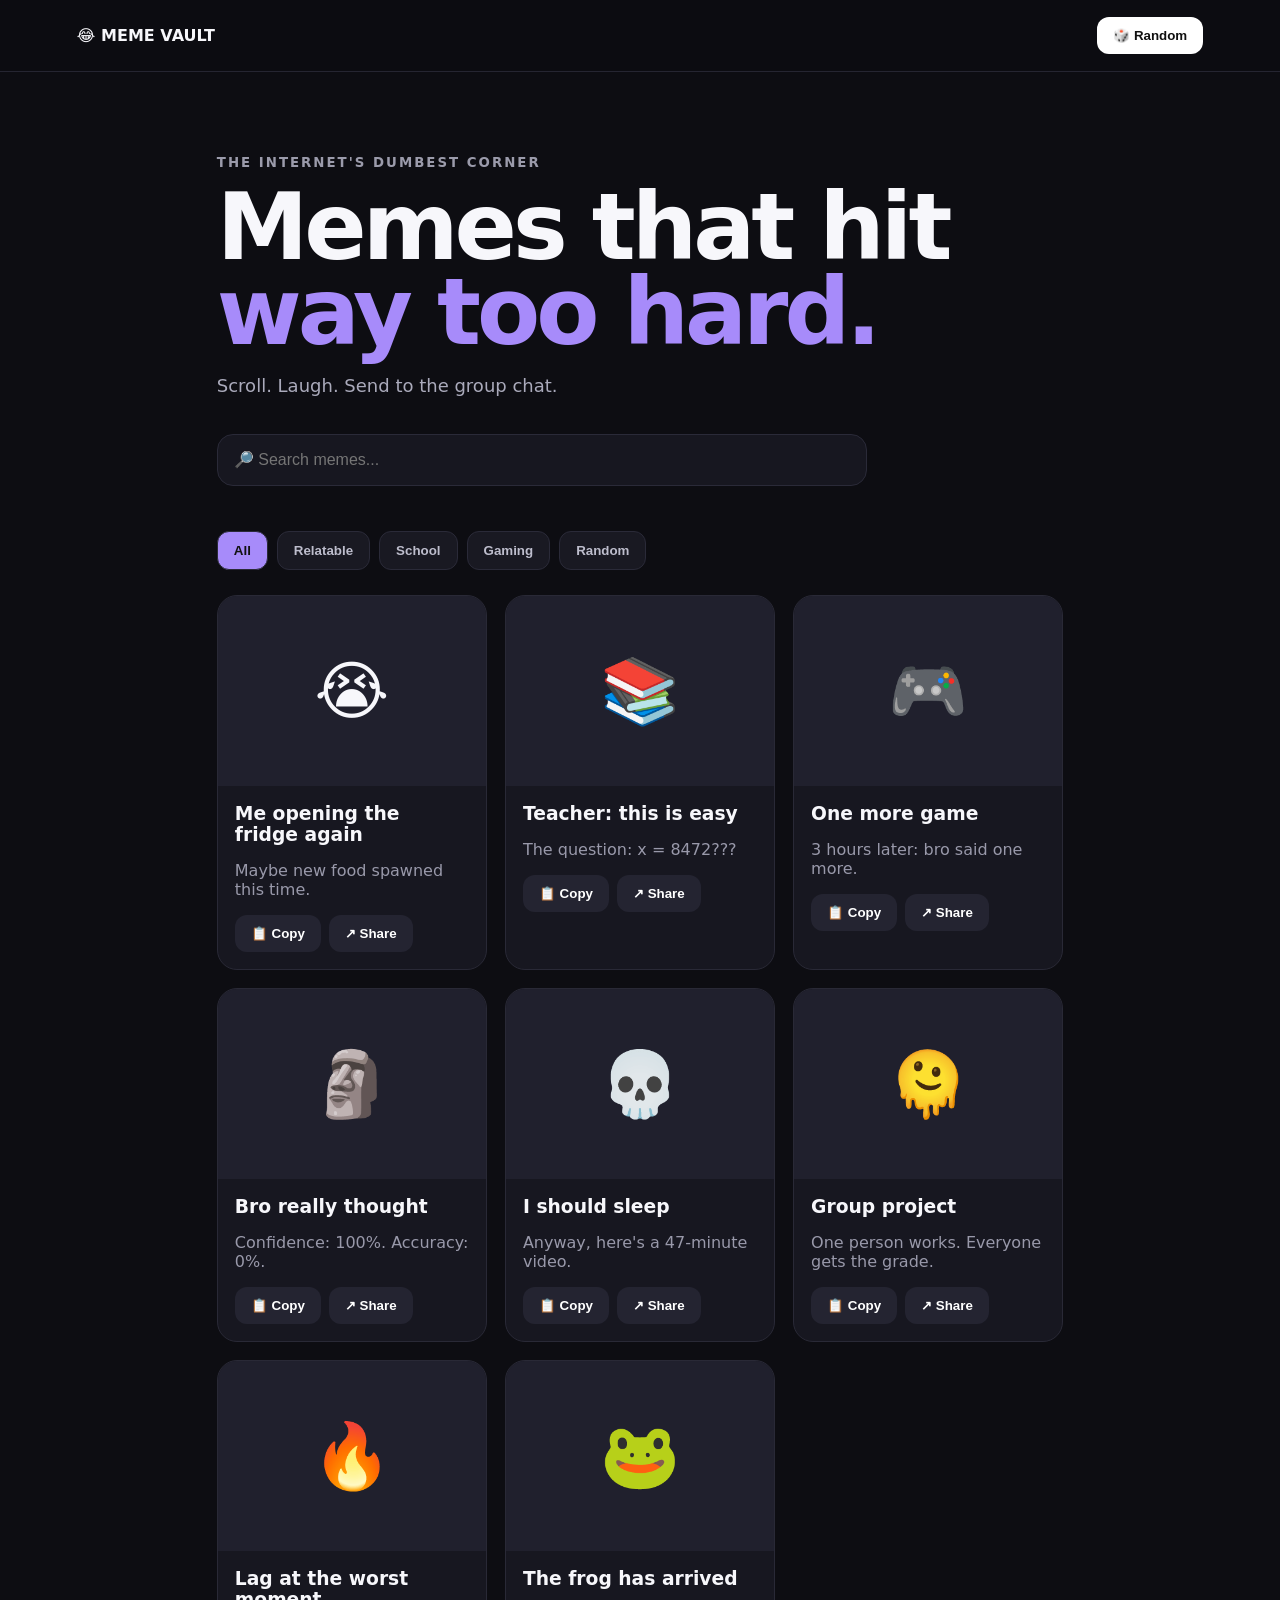
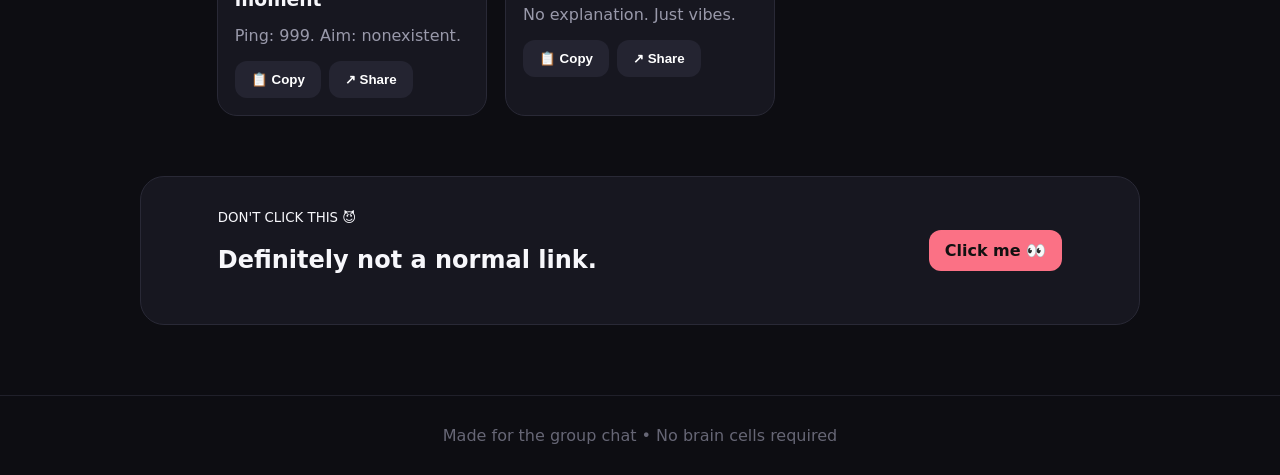
<file: index.html>
<!DOCTYPE html>
<html>
<head>
  <meta charset="UTF-8">
  <meta name="viewport" content="width=device-width, initial-scale=1">
  <title>😂 Meme Vault</title>
  <link rel="stylesheet" href="style.css">
</head>
<body>

<header>
  <b>😂 MEME VAULT</b>
  <button id="random">🎲 Random</button>
</header>

<main>
  <section class="hero">
    <small>THE INTERNET'S DUMBEST CORNER</small>
    <h1>Memes that hit<br><span>way too hard.</span></h1>
    <p>Scroll. Laugh. Send to the group chat.</p>

    <input id="search" placeholder="🔎 Search memes...">
  </section>

  <nav>
    <button class="active" data-cat="all">All</button>
    <button data-cat="relatable">Relatable</button>
    <button data-cat="school">School</button>
    <button data-cat="gaming">Gaming</button>
    <button data-cat="random">Random</button>
  </nav>

  <section id="grid"></section>

  <section class="troll">
    <div>
      <small>DON'T CLICK THIS 😈</small>
      <h2>Definitely not a normal link.</h2>
    </div>
    <a href="troll.html">Click me 👀</a>
  </section>
</main>

<footer>Made for the group chat • No brain cells required</footer>

<script src="script.js"></script>
</body>
</html>
</file>
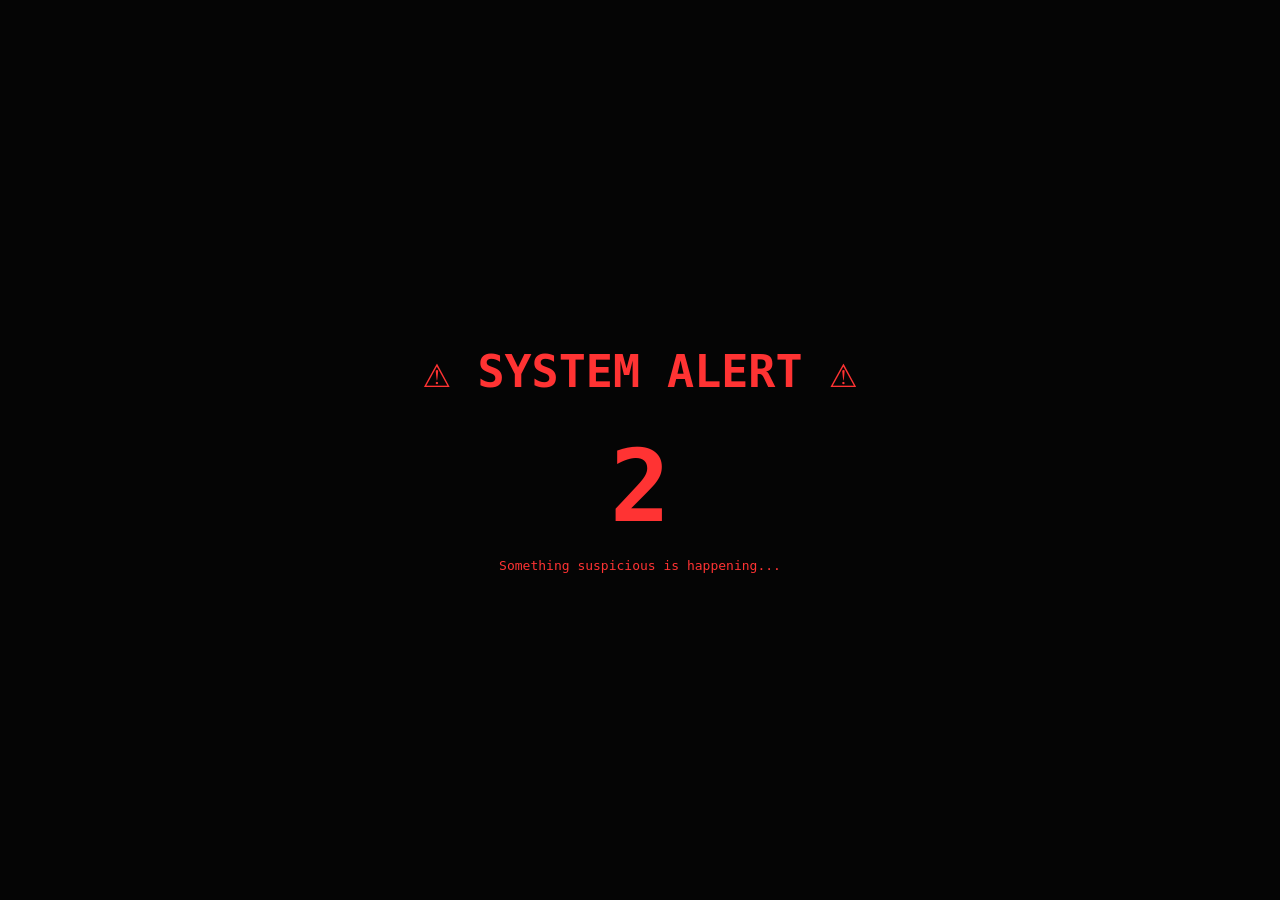
<file: troll.html>
<!DOCTYPE html>
<html>
<head>
  <meta charset="UTF-8">
  <meta name="viewport" content="width=device-width, initial-scale=1">
  <title>💀 SYSTEM ALERT</title>

  <style>
    body {
      margin: 0;
      height: 100vh;
      display: grid;
      place-items: center;
      background: #050505;
      color: #ff3333;
      font-family: monospace;
      text-align: center;
    }

    h1 {
      font-size: 45px;
    }

    #count {
      font-size: 100px;
      font-weight: bold;
    }

    a {
      color: white;
    }
  </style>
</head>

<body>

  <main>
    <h1>⚠️ SYSTEM ALERT ⚠️</h1>
    <div id="count">3</div>
    <p id="message">Something suspicious is happening...</p>
  </main>

  <script>
    let count = 3;

    const timer = setInterval(() => {
      count--;
      document.querySelector("#count").textContent = count;

      if (count === 0) {
        clearInterval(timer);

        document.querySelector("h1").textContent = "💀 YOU GOT TROLLED";
        document.querySelector("#count").textContent = "😂";
        document.querySelector("#message").innerHTML =
          "LOL GOTCHA 😭<br><br>Nothing happened. You're safe.<br><br>" +
          '<a href="index.html">← Back to memes</a>';
      }
    }, 1000);
  </script>

</body>
</html>
</file>
<file: style.css>
* {
  box-sizing: border-box;
}

body {
  margin: 0;
  background: #0d0d12;
  color: #f7f7fb;
  font-family: system-ui, sans-serif;
}

header {
  height: 72px;
  border-bottom: 1px solid #252531;
  display: flex;
  align-items: center;
  justify-content: space-between;
  padding: 0 6%;
  position: sticky;
  top: 0;
  background: #0d0d12ee;
  backdrop-filter: blur(12px);
}

button,
.troll a {
  border: 0;
  border-radius: 12px;
  padding: 11px 16px;
  font-weight: 800;
  cursor: pointer;
}

header button {
  background: white;
  color: #111;
}

.hero {
  max-width: 1000px;
  margin: auto;
  padding: 80px 6% 45px;
}

.hero small {
  color: #9b9bab;
  font-weight: 900;
  letter-spacing: 2px;
}

h1 {
  font-size: clamp(48px, 9vw, 92px);
  line-height: .92;
  margin: 15px 0 20px;
  letter-spacing: -4px;
}

h1 span {
  color: #a78bfa;
}

.hero p {
  color: #aaaabb;
  font-size: 18px;
}

input {
  width: 100%;
  max-width: 650px;
  margin-top: 20px;
  padding: 16px;
  border-radius: 16px;
  border: 1px solid #2a2a38;
  background: #171720;
  color: white;
  font-size: 16px;
}

nav {
  max-width: 1000px;
  margin: auto;
  padding: 0 6% 25px;
  display: flex;
  gap: 9px;
  overflow-x: auto;
}

nav button {
  background: #191922;
  color: #bdbdcc;
  border: 1px solid #2a2a38;
  white-space: nowrap;
}

nav button.active {
  background: #a78bfa;
  color: #111;
}

#grid {
  max-width: 1000px;
  margin: auto;
  padding: 0 6% 60px;
  display: grid;
  grid-template-columns: repeat(auto-fit, minmax(240px, 1fr));
  gap: 18px;
}

.card {
  background: #171720;
  border: 1px solid #292936;
  border-radius: 20px;
  overflow: hidden;
}

.pic {
  height: 190px;
  display: grid;
  place-items: center;
  font-size: 64px;
  background: #20202d;
}

.copy {
  padding: 17px;
}

.copy h3 {
  margin: 0 0 8px;
}

.copy p {
  color: #9999aa;
}

.actions {
  display: flex;
  gap: 8px;
}

.actions button {
  background: #242431;
  color: white;
}

.troll {
  max-width: 1000px;
  margin: 0 auto 70px;
  padding: 30px 6%;
  background: #171720;
  border: 1px solid #292936;
  border-radius: 24px;
  display: flex;
  align-items: center;
  justify-content: space-between;
}

.troll a {
  text-decoration: none;
  background: #fb7185;
  color: #111;
}

footer {
  text-align: center;
  color: #666675;
  padding: 30px;
  border-top: 1px solid #20202a;
}
</file>
